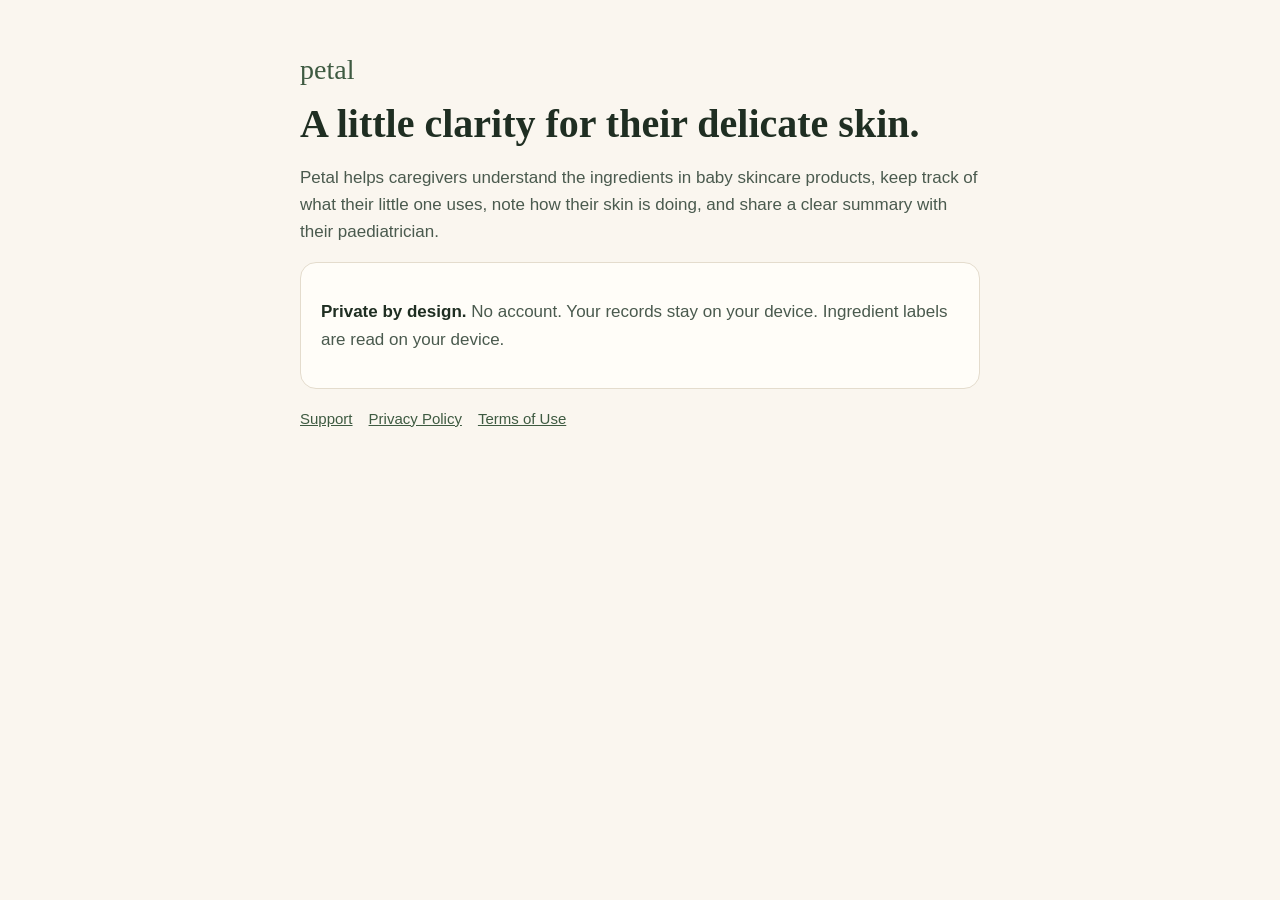
<file: index.html>
<!doctype html><html lang="en"><head><meta charset="utf-8"><meta name="viewport" content="width=device-width,initial-scale=1">
<title>Petal — baby skincare companion</title><link rel="stylesheet" href="style.css"></head><body><main>
<a class="brand" href="./">petal</a>
<h1>A little clarity for their delicate skin.</h1>
<p>Petal helps caregivers understand the ingredients in baby skincare products, keep track of what their little one uses, note how their skin is doing, and share a clear summary with their paediatrician.</p>
<div class="card"><p><strong>Private by design.</strong> No account. Your records stay on your device. Ingredient labels are read on your device.</p></div>
<nav><a href="support.html">Support</a><a href="privacy.html">Privacy Policy</a><a href="https://www.apple.com/legal/internet-services/itunes/dev/stdeula/">Terms of Use</a></nav>
</main></body></html>
</file>
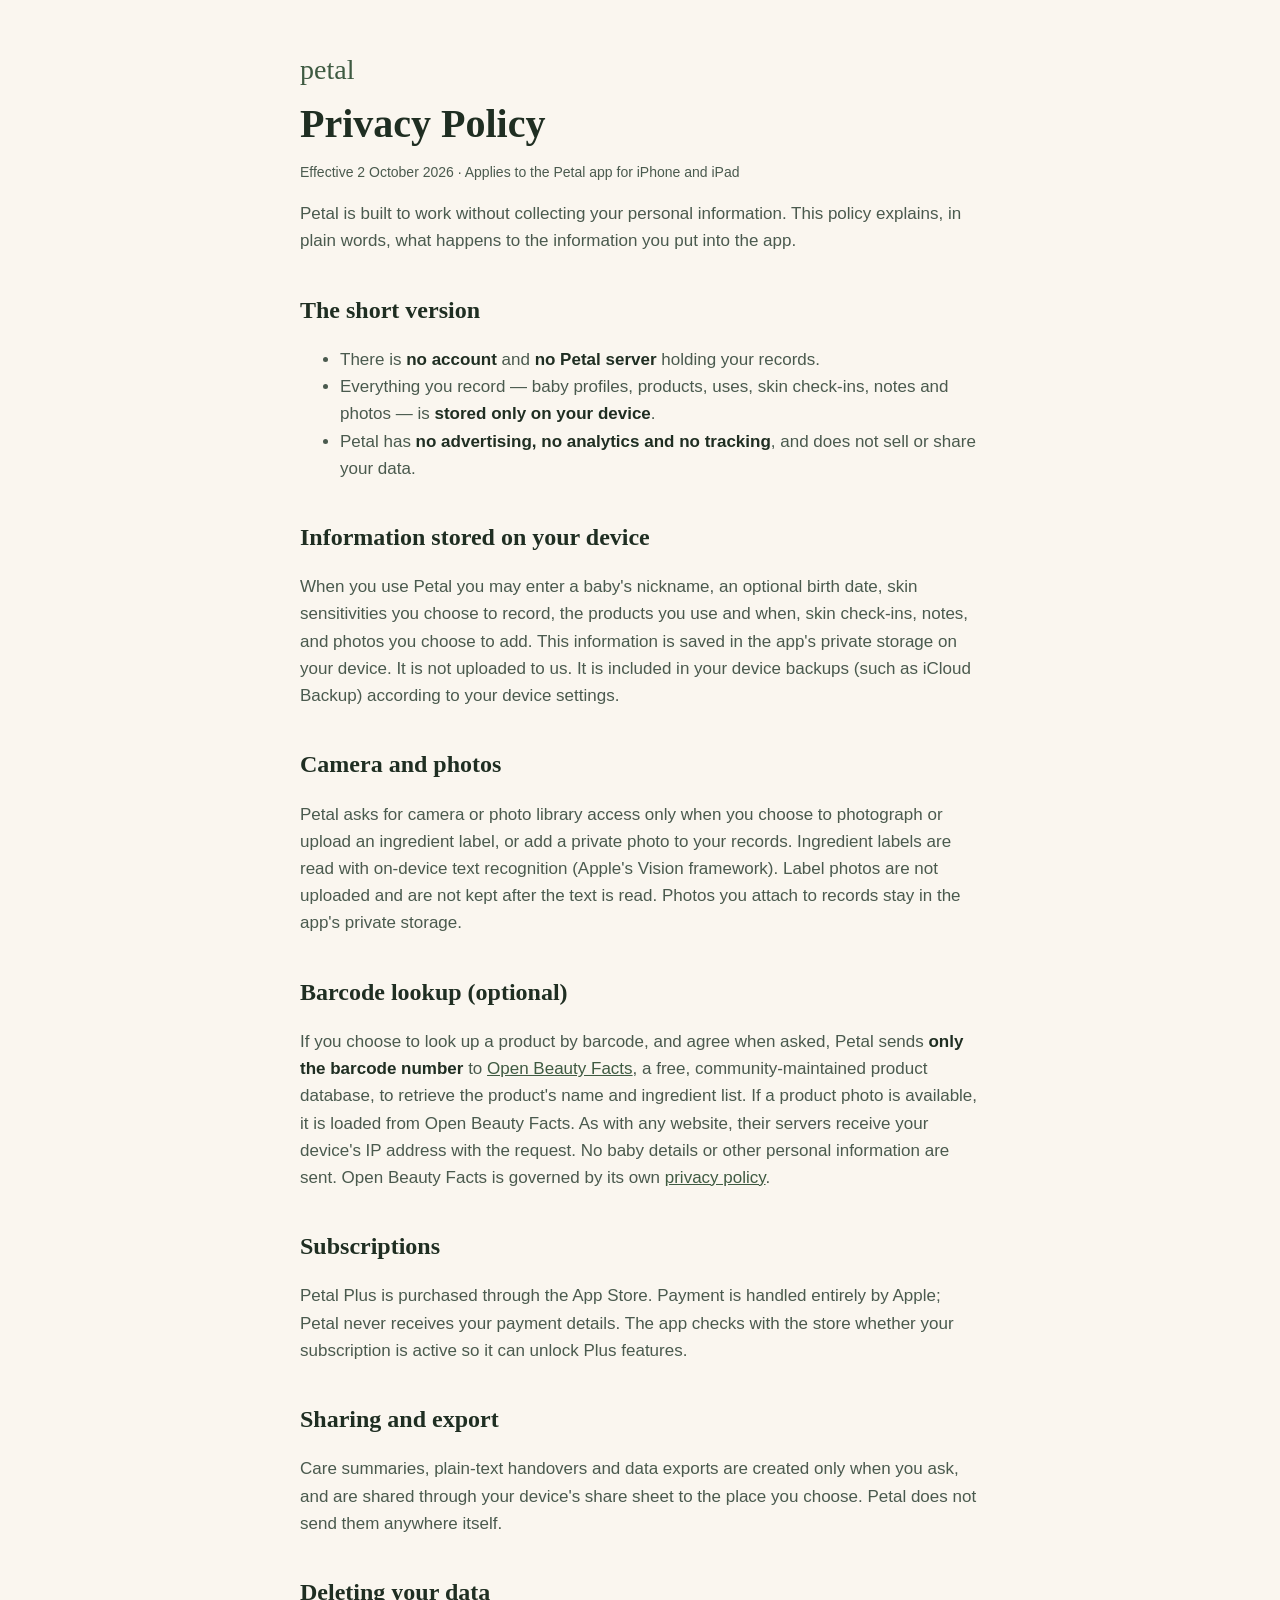
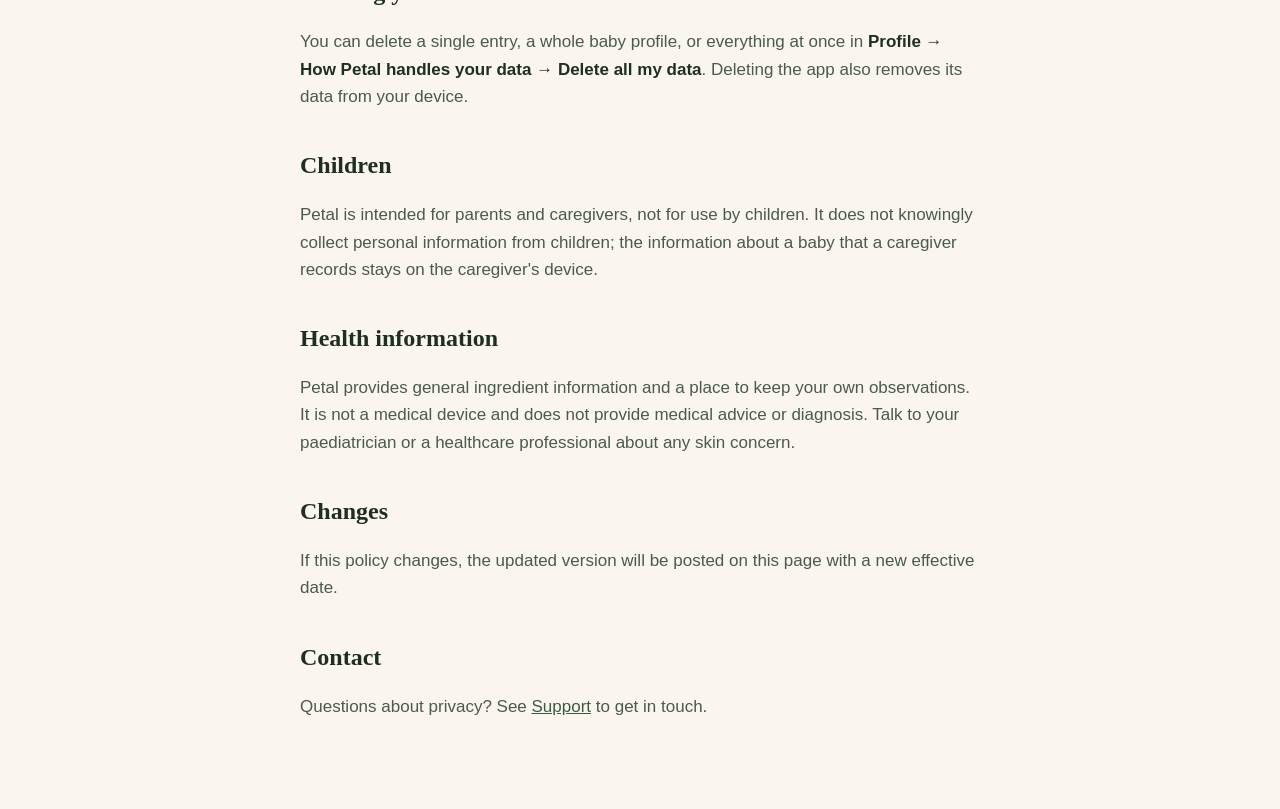
<file: privacy.html>
<!doctype html><html lang="en"><head><meta charset="utf-8"><meta name="viewport" content="width=device-width,initial-scale=1">
<title>Petal — Privacy Policy</title><link rel="stylesheet" href="style.css"></head><body><main>
<a class="brand" href="./">petal</a>
<h1>Privacy Policy</h1>
<p class="meta">Effective 2 October 2026 · Applies to the Petal app for iPhone and iPad</p>

<p>Petal is built to work without collecting your personal information. This policy explains, in plain words, what happens to the information you put into the app.</p>

<h2>The short version</h2>
<ul>
<li>There is <strong>no account</strong> and <strong>no Petal server</strong> holding your records.</li>
<li>Everything you record — baby profiles, products, uses, skin check-ins, notes and photos — is <strong>stored only on your device</strong>.</li>
<li>Petal has <strong>no advertising, no analytics and no tracking</strong>, and does not sell or share your data.</li>
</ul>

<h2>Information stored on your device</h2>
<p>When you use Petal you may enter a baby's nickname, an optional birth date, skin sensitivities you choose to record, the products you use and when, skin check-ins, notes, and photos you choose to add. This information is saved in the app's private storage on your device. It is not uploaded to us. It is included in your device backups (such as iCloud Backup) according to your device settings.</p>

<h2>Camera and photos</h2>
<p>Petal asks for camera or photo library access only when you choose to photograph or upload an ingredient label, or add a private photo to your records. Ingredient labels are read with on-device text recognition (Apple's Vision framework). Label photos are not uploaded and are not kept after the text is read. Photos you attach to records stay in the app's private storage.</p>

<h2>Barcode lookup (optional)</h2>
<p>If you choose to look up a product by barcode, and agree when asked, Petal sends <strong>only the barcode number</strong> to <a href="https://world.openbeautyfacts.org">Open Beauty Facts</a>, a free, community-maintained product database, to retrieve the product's name and ingredient list. If a product photo is available, it is loaded from Open Beauty Facts. As with any website, their servers receive your device's IP address with the request. No baby details or other personal information are sent. Open Beauty Facts is governed by its own <a href="https://world.openbeautyfacts.org/privacy">privacy policy</a>.</p>

<h2>Subscriptions</h2>
<p>Petal Plus is purchased through the App Store. Payment is handled entirely by Apple; Petal never receives your payment details. The app checks with the store whether your subscription is active so it can unlock Plus features.</p>

<h2>Sharing and export</h2>
<p>Care summaries, plain-text handovers and data exports are created only when you ask, and are shared through your device's share sheet to the place you choose. Petal does not send them anywhere itself.</p>

<h2>Deleting your data</h2>
<p>You can delete a single entry, a whole baby profile, or everything at once in <strong>Profile → How Petal handles your data → Delete all my data</strong>. Deleting the app also removes its data from your device.</p>

<h2>Children</h2>
<p>Petal is intended for parents and caregivers, not for use by children. It does not knowingly collect personal information from children; the information about a baby that a caregiver records stays on the caregiver's device.</p>

<h2>Health information</h2>
<p>Petal provides general ingredient information and a place to keep your own observations. It is not a medical device and does not provide medical advice or diagnosis. Talk to your paediatrician or a healthcare professional about any skin concern.</p>

<h2>Changes</h2>
<p>If this policy changes, the updated version will be posted on this page with a new effective date.</p>

<h2>Contact</h2>
<p>Questions about privacy? See <a href="support.html">Support</a> to get in touch.</p>
</main></body></html>
</file>
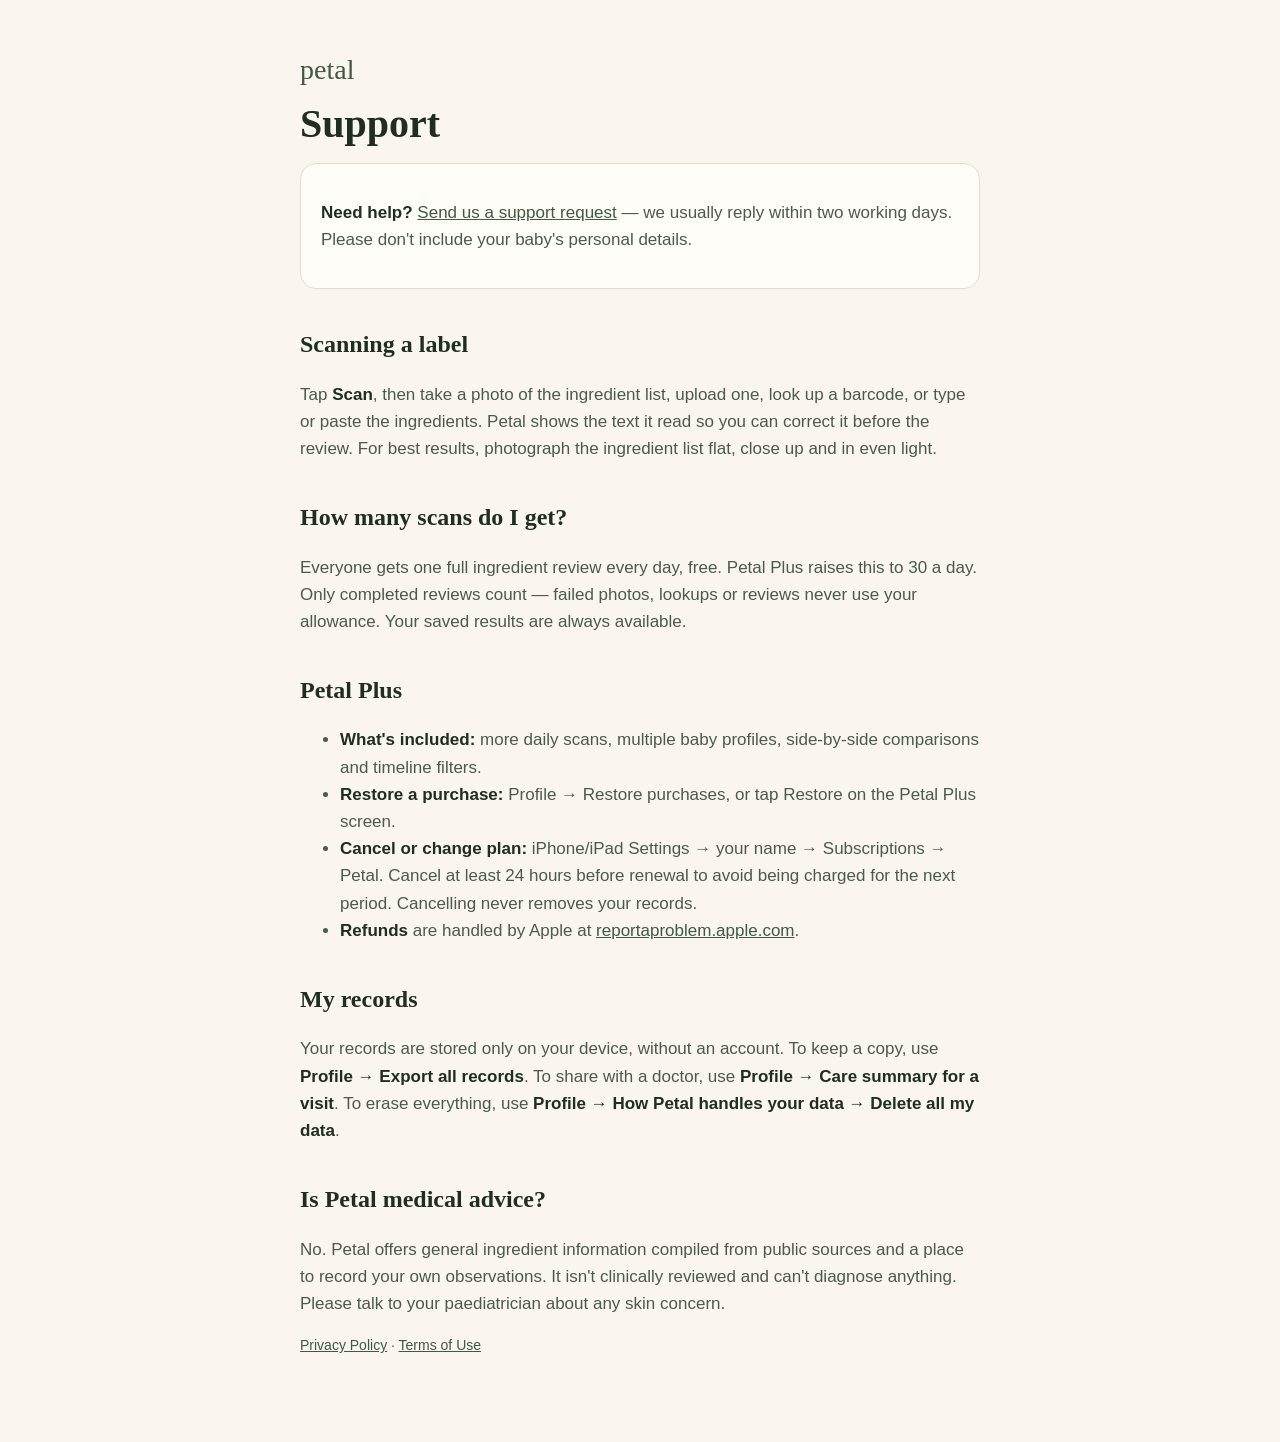
<file: support.html>
<!doctype html><html lang="en"><head><meta charset="utf-8"><meta name="viewport" content="width=device-width,initial-scale=1">
<title>Petal — Support</title><link rel="stylesheet" href="style.css"></head><body><main>
<a class="brand" href="./">petal</a>
<h1>Support</h1>
<div class="card"><p><strong>Need help?</strong> <a href="https://github.com/mdgoaltech-web/petal-site/issues/new?title=Petal%20support%20request">Send us a support request</a> — we usually reply within two working days. Please don't include your baby's personal details.</p></div>

<h2>Scanning a label</h2>
<p>Tap <strong>Scan</strong>, then take a photo of the ingredient list, upload one, look up a barcode, or type or paste the ingredients. Petal shows the text it read so you can correct it before the review. For best results, photograph the ingredient list flat, close up and in even light.</p>

<h2>How many scans do I get?</h2>
<p>Everyone gets one full ingredient review every day, free. Petal Plus raises this to 30 a day. Only completed reviews count — failed photos, lookups or reviews never use your allowance. Your saved results are always available.</p>

<h2>Petal Plus</h2>
<ul>
<li><strong>What's included:</strong> more daily scans, multiple baby profiles, side-by-side comparisons and timeline filters.</li>
<li><strong>Restore a purchase:</strong> Profile → Restore purchases, or tap Restore on the Petal Plus screen.</li>
<li><strong>Cancel or change plan:</strong> iPhone/iPad Settings → your name → Subscriptions → Petal. Cancel at least 24 hours before renewal to avoid being charged for the next period. Cancelling never removes your records.</li>
<li><strong>Refunds</strong> are handled by Apple at <a href="https://reportaproblem.apple.com">reportaproblem.apple.com</a>.</li>
</ul>

<h2>My records</h2>
<p>Your records are stored only on your device, without an account. To keep a copy, use <strong>Profile → Export all records</strong>. To share with a doctor, use <strong>Profile → Care summary for a visit</strong>. To erase everything, use <strong>Profile → How Petal handles your data → Delete all my data</strong>.</p>

<h2>Is Petal medical advice?</h2>
<p>No. Petal offers general ingredient information compiled from public sources and a place to record your own observations. It isn't clinically reviewed and can't diagnose anything. Please talk to your paediatrician about any skin concern.</p>

<p class="meta"><a href="privacy.html">Privacy Policy</a> · <a href="https://www.apple.com/legal/internet-services/itunes/dev/stdeula/">Terms of Use</a></p>
</main></body></html>
</file>
<file: style.css>
:root{--bg:#FAF6EF;--ink:#1F2E22;--soft:#4A5A4E;--green:#3E5A41;--line:#E4DCCD;--card:#FFFDF8}
@media (prefers-color-scheme:dark){:root{--bg:#161B17;--ink:#EDE8DE;--soft:#B5BDB4;--green:#9DBF97;--line:#2C342D;--card:#1D241E}}
*{box-sizing:border-box}
body{margin:0;background:var(--bg);color:var(--ink);font:17px/1.6 -apple-system,BlinkMacSystemFont,"Segoe UI",Roboto,sans-serif}
main{max-width:720px;margin:0 auto;padding:48px 20px 72px}
h1{font-family:"Iowan Old Style",Georgia,serif;font-weight:600;font-size:40px;line-height:1.15;margin:8px 0 4px}
h2{font-family:"Iowan Old Style",Georgia,serif;font-weight:600;font-size:24px;margin:36px 0 8px}
p,li{color:var(--soft)} strong{color:var(--ink)}
a{color:var(--green)}
.brand{font-family:"Iowan Old Style",Georgia,serif;font-size:28px;color:var(--green);text-decoration:none}
.meta{font-size:14px;color:var(--soft)}
.card{background:var(--card);border:1px solid var(--line);border-radius:16px;padding:18px 20px;margin:16px 0}
nav a{margin-right:16px;font-size:15px}
</file>
